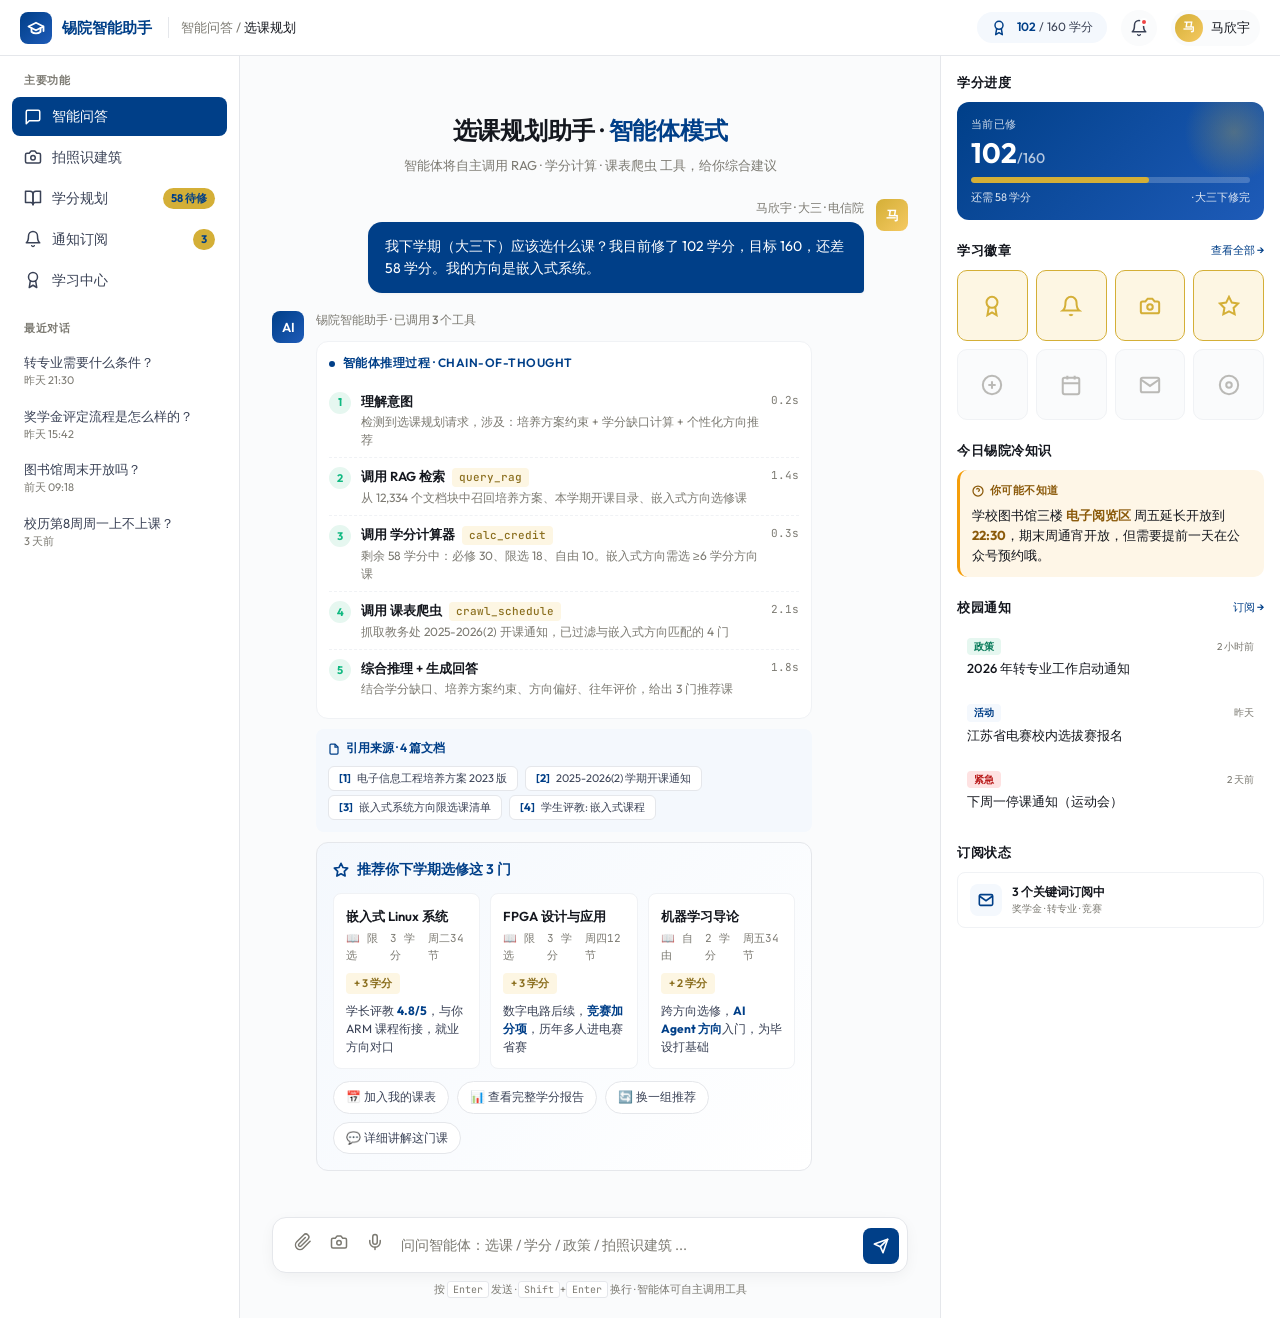
<file: assets/ui_mockup.html>
<!DOCTYPE html>
<html lang="zh-CN">
<head>
<meta charset="UTF-8">
<meta name="viewport" content="width=device-width, initial-scale=1.0">
<title>无锡学院智能助手 · 高保真原型</title>
<link href="https://fonts.googleapis.com/css2?family=Outfit:wght@400;500;600;700&family=JetBrains+Mono:wght@400;500&display=swap" rel="stylesheet">
<style>
  :root {
    --primary: #003F88;
    --primary-light: #E8F0FA;
    --primary-soft: #F4F8FD;
    --accent: #D4AF37;
    --accent-light: #FDF6E3;
    --bg: #FAFBFC;
    --card: #FFFFFF;
    --border: #E5E7EB;
    --border-soft: #F0F2F5;
    --text: #14171E;
    --text-2: #3A4256;
    --muted: #7C7A72;
    --success: #10B981;
    --success-light: #E6F7F0;
    --warning: #F59E0B;
    --warning-light: #FEF6E7;
    --danger: #EF4444;
    --shadow-sm: 0 1px 3px rgba(0,0,0,0.04);
    --shadow-md: 0 4px 16px -2px rgba(0,0,0,0.06);
    --shadow-lg: 0 8px 32px -4px rgba(0,63,136,0.08);
  }

  * { margin: 0; padding: 0; box-sizing: border-box; }
  html, body { font-family: 'Outfit', -apple-system, sans-serif; background: var(--bg); color: var(--text); font-size: 14px; line-height: 1.55; }
  body { height: 100vh; overflow: hidden; }

  /* ====== Top Header ====== */
  .topbar {
    height: 56px;
    background: var(--card);
    border-bottom: 1px solid var(--border);
    display: flex;
    align-items: center;
    padding: 0 20px;
    gap: 16px;
  }
  .logo {
    display: flex; align-items: center; gap: 10px; font-weight: 700; font-size: 15px; color: var(--primary);
  }
  .logo-icon {
    width: 32px; height: 32px; border-radius: 8px;
    background: linear-gradient(135deg, var(--primary), #1E5BB8);
    display: flex; align-items: center; justify-content: center; color: white;
  }
  .breadcrumb {
    color: var(--muted); font-size: 13px; padding-left: 12px; border-left: 1px solid var(--border);
  }
  .breadcrumb b { color: var(--text); font-weight: 500; }

  .topbar-actions { margin-left: auto; display: flex; align-items: center; gap: 14px; }

  .credit-ring {
    display: flex; align-items: center; gap: 10px; padding: 6px 14px;
    background: var(--primary-soft); border-radius: 999px; cursor: pointer;
    transition: background .15s;
  }
  .credit-ring:hover { background: var(--primary-light); }
  .credit-ring svg { color: var(--primary); }
  .credit-ring-text { font-size: 12px; color: var(--text-2); }
  .credit-ring-text b { color: var(--primary); font-weight: 600; }

  .bell {
    width: 36px; height: 36px; border-radius: 50%; display: flex; align-items: center; justify-content: center;
    background: var(--bg); cursor: pointer; position: relative; color: var(--text-2);
  }
  .bell:hover { background: var(--border-soft); }
  .bell-dot {
    position: absolute; top: 8px; right: 9px; width: 8px; height: 8px;
    background: var(--danger); border-radius: 50%; border: 2px solid var(--card);
  }

  .user-chip {
    display: flex; align-items: center; gap: 8px; padding: 4px 10px 4px 4px;
    background: var(--bg); border-radius: 999px; cursor: pointer;
  }
  .user-chip:hover { background: var(--border-soft); }
  .user-avatar {
    width: 28px; height: 28px; border-radius: 50%;
    background: linear-gradient(135deg, var(--accent), #F5C961); color: white;
    display: flex; align-items: center; justify-content: center; font-size: 12px; font-weight: 600;
  }
  .user-chip span { font-size: 13px; color: var(--text); }

  /* ====== Layout ====== */
  .layout { display: grid; grid-template-columns: 240px 1fr 340px; height: calc(100vh - 56px); }

  /* ====== Sidebar ====== */
  .sidebar { background: var(--card); border-right: 1px solid var(--border); padding: 16px 12px; }
  .nav-section { margin-bottom: 20px; }
  .nav-label {
    font-size: 11px; font-weight: 600; color: var(--muted);
    letter-spacing: 0.06em; text-transform: uppercase; padding: 0 12px 8px;
  }
  .nav-item {
    display: flex; align-items: center; gap: 10px; padding: 9px 12px; margin-bottom: 2px;
    border-radius: 8px; cursor: pointer; color: var(--text-2); font-size: 13.5px; font-weight: 500;
    transition: all .15s;
  }
  .nav-item:hover { background: var(--bg); color: var(--text); }
  .nav-item.active { background: var(--primary); color: white; }
  .nav-item.active:hover { background: var(--primary); }
  .nav-item svg { flex-shrink: 0; }
  .nav-badge {
    margin-left: auto; padding: 2px 8px; border-radius: 999px;
    background: var(--accent); color: var(--primary); font-size: 11px; font-weight: 700;
  }
  .nav-item.active .nav-badge { background: white; color: var(--primary); }

  .history-section { flex: 1; overflow-y: auto; }
  .history-item {
    padding: 8px 12px; border-radius: 6px; cursor: pointer; font-size: 13px;
    color: var(--text-2); margin-bottom: 2px; line-height: 1.4;
    transition: all .15s;
  }
  .history-item:hover { background: var(--bg); color: var(--text); }
  .history-item .meta { font-size: 11px; color: var(--muted); margin-top: 2px; }

  /* ====== Main Chat Area ====== */
  .main { display: flex; flex-direction: column; background: var(--bg); position: relative; }
  .chat-area { flex: 1; overflow-y: auto; padding: 24px 32px 16px; }
  .chat-container { max-width: 820px; margin: 0 auto; }

  /* Welcome banner */
  .welcome {
    text-align: center; padding: 32px 0 24px;
  }
  .welcome h1 {
    font-size: 24px; font-weight: 600; color: var(--text); margin-bottom: 6px;
    letter-spacing: -0.01em;
  }
  .welcome h1 b { color: var(--primary); font-weight: 700; }
  .welcome p { color: var(--muted); font-size: 13px; }

  /* Chat bubbles */
  .msg { display: flex; gap: 12px; margin-bottom: 18px; animation: fadeUp .4s ease; }
  @keyframes fadeUp { from { opacity: 0; transform: translateY(8px); } to { opacity: 1; transform: none; } }
  .msg-user { flex-direction: row-reverse; }
  .msg-avatar {
    width: 32px; height: 32px; border-radius: 8px; flex-shrink: 0;
    display: flex; align-items: center; justify-content: center;
    font-size: 13px; font-weight: 600;
  }
  .msg-user .msg-avatar { background: linear-gradient(135deg, var(--accent), #F5C961); color: white; }
  .msg-bot .msg-avatar { background: linear-gradient(135deg, var(--primary), #1E5BB8); color: white; }
  .msg-body { max-width: 78%; }
  .msg-name { font-size: 12px; color: var(--muted); margin-bottom: 4px; font-weight: 500; }
  .msg-user .msg-name { text-align: right; }
  .msg-text {
    padding: 12px 16px; border-radius: 14px; font-size: 14px; line-height: 1.6;
    background: var(--card); border: 1px solid var(--border-soft);
    box-shadow: var(--shadow-sm);
  }
  .msg-user .msg-text {
    background: var(--primary); color: white; border-color: transparent;
    border-bottom-right-radius: 4px;
  }
  .msg-bot .msg-text { border-bottom-left-radius: 4px; }

  /* Thinking chain */
  .thinking-chain {
    margin-top: 12px; padding: 12px; background: var(--card);
    border: 1px solid var(--border-soft); border-radius: 12px;
  }
  .thinking-title {
    display: flex; align-items: center; gap: 8px; font-size: 12px;
    color: var(--primary); font-weight: 600; margin-bottom: 10px;
    text-transform: uppercase; letter-spacing: 0.04em;
  }
  .thinking-title .pulse {
    width: 6px; height: 6px; border-radius: 50%; background: var(--primary);
    animation: pulse 1.5s infinite;
  }
  @keyframes pulse { 0%,100% { opacity: 1; } 50% { opacity: .3; } }

  .step {
    display: flex; gap: 10px; padding: 8px 0;
    border-bottom: 1px dashed var(--border-soft);
  }
  .step:last-child { border-bottom: 0; }
  .step-num {
    width: 22px; height: 22px; border-radius: 50%;
    background: var(--primary-soft); color: var(--primary);
    font-size: 11px; font-weight: 700; flex-shrink: 0;
    display: flex; align-items: center; justify-content: center;
    margin-top: 1px;
  }
  .step-num.done { background: var(--success-light); color: var(--success); }
  .step-content { flex: 1; }
  .step-name { font-size: 13px; font-weight: 600; color: var(--text); margin-bottom: 2px; }
  .step-desc { font-size: 12px; color: var(--muted); line-height: 1.5; }
  .step-tool {
    display: inline-flex; align-items: center; gap: 4px;
    padding: 1px 7px; border-radius: 4px;
    background: var(--accent-light); color: #8B6F1F;
    font-family: 'JetBrains Mono', monospace; font-size: 11px; font-weight: 500;
    margin-left: 4px;
  }
  .step-time { font-size: 11px; color: var(--muted); font-family: 'JetBrains Mono', monospace; margin-top: 1px; }

  /* Source citations */
  .sources {
    margin-top: 10px; padding: 10px 12px; background: var(--primary-soft);
    border-radius: 8px; font-size: 12px;
  }
  .sources-title { color: var(--primary); font-weight: 600; margin-bottom: 6px; display: flex; align-items: center; gap: 6px; }
  .source-chip {
    display: inline-block; padding: 3px 10px; margin: 2px 4px 2px 0;
    background: var(--card); border: 1px solid var(--border);
    border-radius: 6px; color: var(--text-2); font-size: 11px;
  }
  .source-chip b { color: var(--primary); margin-right: 4px; }

  /* Final answer card */
  .answer-card {
    margin-top: 10px; padding: 16px; background: linear-gradient(135deg, var(--primary-soft), #fff);
    border: 1px solid var(--border); border-radius: 12px;
  }
  .answer-title {
    display: flex; align-items: center; gap: 8px; font-size: 14px; font-weight: 600;
    color: var(--primary); margin-bottom: 12px;
  }
  .course-grid { display: grid; grid-template-columns: 1fr 1fr 1fr; gap: 10px; }
  .course-card {
    padding: 12px; background: var(--card); border: 1px solid var(--border-soft);
    border-radius: 8px; transition: all .15s;
  }
  .course-card:hover { border-color: var(--primary); transform: translateY(-1px); box-shadow: var(--shadow-md); }
  .course-name { font-size: 13px; font-weight: 600; color: var(--text); margin-bottom: 4px; }
  .course-meta {
    display: flex; gap: 8px; font-size: 11px; color: var(--muted); margin-bottom: 8px;
    font-family: 'JetBrains Mono', monospace;
  }
  .course-meta span { display: flex; align-items: center; gap: 3px; }
  .course-credit {
    display: inline-block; padding: 2px 8px; border-radius: 4px;
    background: var(--accent-light); color: #8B6F1F;
    font-size: 11px; font-weight: 600;
  }
  .course-reason { font-size: 12px; color: var(--text-2); margin-top: 8px; line-height: 1.5; }
  .course-reason b { color: var(--primary); }

  /* Action chips */
  .action-chips { display: flex; gap: 8px; margin-top: 12px; flex-wrap: wrap; }
  .chip {
    padding: 6px 12px; background: var(--card); border: 1px solid var(--border);
    border-radius: 999px; font-size: 12px; color: var(--text-2);
    cursor: pointer; transition: all .15s;
  }
  .chip:hover { background: var(--primary); color: white; border-color: var(--primary); }

  /* ====== Input Bar ====== */
  .input-bar {
    padding: 12px 32px 20px;
    background: linear-gradient(to top, var(--bg) 70%, transparent);
  }
  .input-wrap { max-width: 820px; margin: 0 auto; position: relative; }
  .input-box {
    display: flex; align-items: flex-end; gap: 6px;
    background: var(--card); border: 1px solid var(--border); border-radius: 14px;
    padding: 8px 8px 8px 14px; box-shadow: var(--shadow-md);
    transition: border-color .15s;
  }
  .input-box:focus-within { border-color: var(--primary); }
  .input-actions { display: flex; gap: 4px; padding-bottom: 6px; }
  .icon-btn {
    width: 32px; height: 32px; border-radius: 8px; background: transparent; border: 0;
    display: flex; align-items: center; justify-content: center;
    color: var(--muted); cursor: pointer; transition: all .15s;
  }
  .icon-btn:hover { background: var(--bg); color: var(--text); }
  .input-text {
    flex: 1; border: 0; outline: 0; resize: none; background: transparent;
    font-family: inherit; font-size: 14px; color: var(--text);
    padding: 8px 4px; line-height: 1.5; min-height: 36px;
  }
  .input-text::placeholder { color: var(--muted); }
  .send-btn {
    width: 36px; height: 36px; border-radius: 8px; border: 0;
    background: var(--primary); color: white; cursor: pointer;
    display: flex; align-items: center; justify-content: center;
    transition: all .15s;
  }
  .send-btn:hover { background: #002F6B; transform: scale(1.05); }
  .input-hint {
    text-align: center; font-size: 11px; color: var(--muted); margin-top: 8px;
  }
  .input-hint kbd {
    padding: 1px 5px; background: var(--card); border: 1px solid var(--border);
    border-radius: 3px; font-family: 'JetBrains Mono', monospace; font-size: 10px;
  }

  /* ====== Right Panel ====== */
  .right-panel { background: var(--card); border-left: 1px solid var(--border); padding: 16px; overflow-y: auto; }
  .rp-section { margin-bottom: 20px; }
  .rp-title {
    display: flex; align-items: center; justify-content: space-between;
    font-size: 13px; font-weight: 600; color: var(--text); margin-bottom: 10px;
    text-transform: uppercase; letter-spacing: 0.04em;
  }
  .rp-title-link { font-size: 11px; color: var(--primary); cursor: pointer; font-weight: 500; text-transform: none; letter-spacing: 0; }

  /* Credit progress */
  .credit-card {
    padding: 14px; background: linear-gradient(135deg, var(--primary), #1E5BB8);
    border-radius: 12px; color: white; position: relative; overflow: hidden;
  }
  .credit-card::before {
    content: ''; position: absolute; top: -20px; right: -20px; width: 100px; height: 100px;
    background: radial-gradient(circle, rgba(212,175,55,.3), transparent 70%);
  }
  .credit-card-title { font-size: 11px; opacity: .8; text-transform: uppercase; letter-spacing: 0.04em; margin-bottom: 6px; }
  .credit-card-value { font-size: 28px; font-weight: 700; line-height: 1; margin-bottom: 4px; }
  .credit-card-value small { font-size: 14px; opacity: .7; font-weight: 500; }
  .credit-progress-bar {
    margin-top: 10px; height: 6px; background: rgba(255,255,255,.2); border-radius: 999px; overflow: hidden;
  }
  .credit-progress-fill { height: 100%; background: var(--accent); border-radius: 999px; }
  .credit-card-foot { font-size: 11px; opacity: .85; margin-top: 6px; display: flex; justify-content: space-between; }

  /* Achievement */
  .achievement-grid { display: grid; grid-template-columns: repeat(4, 1fr); gap: 8px; }
  .ach {
    aspect-ratio: 1; border-radius: 10px;
    background: var(--bg); display: flex; align-items: center; justify-content: center;
    border: 1px solid var(--border-soft); position: relative; cursor: pointer;
    transition: all .15s;
  }
  .ach:hover { transform: translateY(-1px); box-shadow: var(--shadow-md); }
  .ach.unlocked { background: var(--accent-light); border-color: var(--accent); }
  .ach svg { width: 22px; height: 22px; }
  .ach.unlocked svg { color: var(--accent); }
  .ach.locked svg { color: var(--muted); opacity: .5; }

  /* Daily tip */
  .tip-card {
    padding: 12px; background: var(--warning-light); border-radius: 10px;
    border-left: 3px solid var(--warning);
  }
  .tip-label {
    display: flex; align-items: center; gap: 6px; font-size: 11px; font-weight: 600;
    color: #8B5A0B; text-transform: uppercase; letter-spacing: 0.04em; margin-bottom: 6px;
  }
  .tip-text { font-size: 13px; color: var(--text); line-height: 1.55; }
  .tip-text b { color: #8B5A0B; }

  /* Notification */
  .notif { padding: 10px; border-radius: 8px; cursor: pointer; margin-bottom: 6px; transition: background .15s; }
  .notif:hover { background: var(--bg); }
  .notif-head { display: flex; align-items: center; justify-content: space-between; margin-bottom: 3px; }
  .notif-tag {
    display: inline-block; padding: 1px 7px; border-radius: 4px;
    font-size: 10px; font-weight: 600; text-transform: uppercase;
  }
  .notif-tag.policy { background: var(--success-light); color: #047857; }
  .notif-tag.event { background: var(--primary-soft); color: var(--primary); }
  .notif-tag.urgent { background: #FEE2E2; color: #B91C1C; }
  .notif-time { font-size: 10px; color: var(--muted); }
  .notif-title { font-size: 13px; font-weight: 500; color: var(--text); }

  /* Subscription status */
  .sub-card {
    padding: 10px 12px; background: var(--card); border: 1px solid var(--border-soft);
    border-radius: 8px; display: flex; align-items: center; gap: 10px;
  }
  .sub-icon { width: 32px; height: 32px; border-radius: 8px; background: var(--primary-soft); display: flex; align-items: center; justify-content: center; color: var(--primary); }
  .sub-info { flex: 1; }
  .sub-name { font-size: 12px; font-weight: 600; color: var(--text); }
  .sub-meta { font-size: 10px; color: var(--muted); }

  /* Scrollbar */
  ::-webkit-scrollbar { width: 6px; height: 6px; }
  ::-webkit-scrollbar-track { background: transparent; }
  ::-webkit-scrollbar-thumb { background: var(--border); border-radius: 3px; }
  ::-webkit-scrollbar-thumb:hover { background: var(--muted); }
</style>
</head>
<body>

<!-- ============ TOP BAR ============ -->
<div class="topbar">
  <div class="logo">
    <div class="logo-icon">
      <svg width="18" height="18" viewBox="0 0 24 24" fill="none" stroke="currentColor" stroke-width="2.4" stroke-linecap="round" stroke-linejoin="round">
        <path d="M22 10v6M2 10l10-5 10 5-10 5z"/>
        <path d="M6 12v5c3 3 9 3 12 0v-5"/>
      </svg>
    </div>
    <span>锡院智能助手</span>
  </div>
  <div class="breadcrumb">
    <span>智能问答 / </span><b>选课规划</b>
  </div>
  <div class="topbar-actions">
    <div class="credit-ring" title="已修学分 102 / 160">
      <svg width="16" height="16" viewBox="0 0 24 24" fill="none" stroke="currentColor" stroke-width="2.2" stroke-linecap="round" stroke-linejoin="round">
        <circle cx="12" cy="8" r="6"/>
        <path d="M15.477 12.89 17 22l-5-3-5 3 1.523-9.11"/>
      </svg>
      <div class="credit-ring-text"><b>102</b> / 160 学分</div>
    </div>
    <div class="bell">
      <svg width="18" height="18" viewBox="0 0 24 24" fill="none" stroke="currentColor" stroke-width="2" stroke-linecap="round" stroke-linejoin="round">
        <path d="M6 8a6 6 0 0 1 12 0c0 7 3 9 3 9H3s3-2 3-9"/>
        <path d="M10.3 21a1.94 1.94 0 0 0 3.4 0"/>
      </svg>
      <div class="bell-dot"></div>
    </div>
    <div class="user-chip">
      <div class="user-avatar">马</div>
      <span>马欣宇</span>
    </div>
  </div>
</div>

<!-- ============ LAYOUT ============ -->
<div class="layout">

  <!-- ===== Sidebar ===== -->
  <aside class="sidebar">
    <div class="nav-section">
      <div class="nav-label">主要功能</div>
      <div class="nav-item active">
        <svg width="18" height="18" viewBox="0 0 24 24" fill="none" stroke="currentColor" stroke-width="2" stroke-linecap="round" stroke-linejoin="round"><path d="M21 15a2 2 0 0 1-2 2H7l-4 4V5a2 2 0 0 1 2-2h14a2 2 0 0 1 2 2z"/></svg>
        <span>智能问答</span>
      </div>
      <div class="nav-item">
        <svg width="18" height="18" viewBox="0 0 24 24" fill="none" stroke="currentColor" stroke-width="2" stroke-linecap="round" stroke-linejoin="round"><path d="M14.5 4h-5L7 7H4a2 2 0 0 0-2 2v9a2 2 0 0 0 2 2h16a2 2 0 0 0 2-2V9a2 2 0 0 0-2-2h-3l-2.5-3z"/><circle cx="12" cy="13" r="3"/></svg>
        <span>拍照识建筑</span>
      </div>
      <div class="nav-item">
        <svg width="18" height="18" viewBox="0 0 24 24" fill="none" stroke="currentColor" stroke-width="2" stroke-linecap="round" stroke-linejoin="round"><path d="M2 3h6a4 4 0 0 1 4 4v14a3 3 0 0 0-3-3H2z"/><path d="M22 3h-6a4 4 0 0 0-4 4v14a3 3 0 0 1 3-3h7z"/></svg>
        <span>学分规划</span>
        <span class="nav-badge">58 待修</span>
      </div>
      <div class="nav-item">
        <svg width="18" height="18" viewBox="0 0 24 24" fill="none" stroke="currentColor" stroke-width="2" stroke-linecap="round" stroke-linejoin="round"><path d="M6 8a6 6 0 0 1 12 0c0 7 3 9 3 9H3s3-2 3-9"/><path d="M10.3 21a1.94 1.94 0 0 0 3.4 0"/></svg>
        <span>通知订阅</span>
        <span class="nav-badge">3</span>
      </div>
      <div class="nav-item">
        <svg width="18" height="18" viewBox="0 0 24 24" fill="none" stroke="currentColor" stroke-width="2" stroke-linecap="round" stroke-linejoin="round"><circle cx="12" cy="8" r="6"/><path d="M15.477 12.89 17 22l-5-3-5 3 1.523-9.11"/></svg>
        <span>学习中心</span>
      </div>
    </div>
    <div class="nav-section">
      <div class="nav-label">最近对话</div>
      <div class="history-item">
        转专业需要什么条件？
        <div class="meta">昨天 21:30</div>
      </div>
      <div class="history-item">
        奖学金评定流程是怎么样的？
        <div class="meta">昨天 15:42</div>
      </div>
      <div class="history-item">
        图书馆周末开放吗？
        <div class="meta">前天 09:18</div>
      </div>
      <div class="history-item">
        校历第8周周一上不上课？
        <div class="meta">3 天前</div>
      </div>
    </div>
  </aside>

  <!-- ===== Main ===== -->
  <main class="main">
    <div class="chat-area">
      <div class="chat-container">

        <div class="welcome">
          <h1>选课规划助手 · <b>智能体模式</b></h1>
          <p>智能体将自主调用 RAG · 学分计算 · 课表爬虫 工具，给你综合建议</p>
        </div>

        <!-- User message -->
        <div class="msg msg-user">
          <div class="msg-avatar">马</div>
          <div class="msg-body">
            <div class="msg-name">马欣宇 · 大三 · 电信院</div>
            <div class="msg-text">我下学期（大三下）应该选什么课？我目前修了 102 学分，目标 160，还差 58 学分。我的方向是嵌入式系统。</div>
          </div>
        </div>

        <!-- Bot thinking + answer -->
        <div class="msg msg-bot">
          <div class="msg-avatar">AI</div>
          <div class="msg-body">
            <div class="msg-name">锡院智能助手 · 已调用 3 个工具</div>

            <!-- Thinking chain -->
            <div class="thinking-chain">
              <div class="thinking-title">
                <span class="pulse"></span>
                智能体推理过程 · Chain-of-Thought
              </div>

              <div class="step">
                <div class="step-num done">1</div>
                <div class="step-content">
                  <div class="step-name">理解意图</div>
                  <div class="step-desc">检测到选课规划请求，涉及：培养方案约束 + 学分缺口计算 + 个性化方向推荐</div>
                </div>
                <div class="step-time">0.2s</div>
              </div>

              <div class="step">
                <div class="step-num done">2</div>
                <div class="step-content">
                  <div class="step-name">调用 RAG 检索 <span class="step-tool">query_rag</span></div>
                  <div class="step-desc">从 12,334 个文档块中召回培养方案、本学期开课目录、嵌入式方向选修课</div>
                </div>
                <div class="step-time">1.4s</div>
              </div>

              <div class="step">
                <div class="step-num done">3</div>
                <div class="step-content">
                  <div class="step-name">调用 学分计算器 <span class="step-tool">calc_credit</span></div>
                  <div class="step-desc">剩余 58 学分中：必修 30、限选 18、自由 10。嵌入式方向需选 ≥6 学分方向课</div>
                </div>
                <div class="step-time">0.3s</div>
              </div>

              <div class="step">
                <div class="step-num done">4</div>
                <div class="step-content">
                  <div class="step-name">调用 课表爬虫 <span class="step-tool">crawl_schedule</span></div>
                  <div class="step-desc">抓取教务处 2025-2026(2) 开课通知，已过滤与嵌入式方向匹配的 4 门</div>
                </div>
                <div class="step-time">2.1s</div>
              </div>

              <div class="step">
                <div class="step-num done">5</div>
                <div class="step-content">
                  <div class="step-name">综合推理 + 生成回答</div>
                  <div class="step-desc">结合学分缺口、培养方案约束、方向偏好、往年评价，给出 3 门推荐课</div>
                </div>
                <div class="step-time">1.8s</div>
              </div>
            </div>

            <!-- Source citations -->
            <div class="sources">
              <div class="sources-title">
                <svg width="12" height="12" viewBox="0 0 24 24" fill="none" stroke="currentColor" stroke-width="2.5"><path d="M14 2H6a2 2 0 0 0-2 2v16a2 2 0 0 0 2 2h12a2 2 0 0 0 2-2V8z"/><path d="M14 2v6h6"/></svg>
                引用来源 · 4 篇文档
              </div>
              <div class="source-chip"><b>[1]</b> 电子信息工程培养方案 2023 版</div>
              <div class="source-chip"><b>[2]</b> 2025-2026(2) 学期开课通知</div>
              <div class="source-chip"><b>[3]</b> 嵌入式系统方向限选课清单</div>
              <div class="source-chip"><b>[4]</b> 学生评教: 嵌入式课程</div>
            </div>

            <!-- Final answer -->
            <div class="answer-card">
              <div class="answer-title">
                <svg width="16" height="16" viewBox="0 0 24 24" fill="none" stroke="currentColor" stroke-width="2.5" stroke-linecap="round" stroke-linejoin="round"><polygon points="12 2 15.09 8.26 22 9.27 17 14.14 18.18 21.02 12 17.77 5.82 21.02 7 14.14 2 9.27 8.91 8.26 12 2"/></svg>
                推荐你下学期选修这 3 门
              </div>
              <div class="course-grid">
                <div class="course-card">
                  <div class="course-name">嵌入式 Linux 系统</div>
                  <div class="course-meta">
                    <span>📖 限选</span><span>3 学分</span><span>周二34节</span>
                  </div>
                  <span class="course-credit">+ 3 学分</span>
                  <div class="course-reason">学长评教 <b>4.8/5</b>，与你 ARM 课程衔接，就业方向对口</div>
                </div>
                <div class="course-card">
                  <div class="course-name">FPGA 设计与应用</div>
                  <div class="course-meta">
                    <span>📖 限选</span><span>3 学分</span><span>周四12节</span>
                  </div>
                  <span class="course-credit">+ 3 学分</span>
                  <div class="course-reason">数字电路后续，<b>竞赛加分项</b>，历年多人进电赛省赛</div>
                </div>
                <div class="course-card">
                  <div class="course-name">机器学习导论</div>
                  <div class="course-meta">
                    <span>📖 自由</span><span>2 学分</span><span>周五34节</span>
                  </div>
                  <span class="course-credit">+ 2 学分</span>
                  <div class="course-reason">跨方向选修，<b>AI Agent 方向</b>入门，为毕设打基础</div>
                </div>
              </div>

              <div class="action-chips">
                <div class="chip">📅 加入我的课表</div>
                <div class="chip">📊 查看完整学分报告</div>
                <div class="chip">🔄 换一组推荐</div>
                <div class="chip">💬 详细讲解这门课</div>
              </div>
            </div>
          </div>
        </div>

      </div>
    </div>

    <!-- Input bar -->
    <div class="input-bar">
      <div class="input-wrap">
        <div class="input-box">
          <div class="input-actions">
            <button class="icon-btn" title="上传文档">
              <svg width="18" height="18" viewBox="0 0 24 24" fill="none" stroke="currentColor" stroke-width="2" stroke-linecap="round" stroke-linejoin="round"><path d="m21.44 11.05-9.19 9.19a6 6 0 0 1-8.49-8.49l9.19-9.19a4 4 0 0 1 5.66 5.66l-9.2 9.19a2 2 0 0 1-2.83-2.83l8.49-8.48"/></svg>
            </button>
            <button class="icon-btn" title="拍照">
              <svg width="18" height="18" viewBox="0 0 24 24" fill="none" stroke="currentColor" stroke-width="2" stroke-linecap="round" stroke-linejoin="round"><path d="M14.5 4h-5L7 7H4a2 2 0 0 0-2 2v9a2 2 0 0 0 2 2h16a2 2 0 0 0 2-2V9a2 2 0 0 0-2-2h-3l-2.5-3z"/><circle cx="12" cy="13" r="3"/></svg>
            </button>
            <button class="icon-btn" title="语音">
              <svg width="18" height="18" viewBox="0 0 24 24" fill="none" stroke="currentColor" stroke-width="2" stroke-linecap="round" stroke-linejoin="round"><path d="M12 2a3 3 0 0 0-3 3v7a3 3 0 0 0 6 0V5a3 3 0 0 0-3-3z"/><path d="M19 10v2a7 7 0 0 1-14 0v-2"/><line x1="12" y1="19" x2="12" y2="22"/></svg>
            </button>
          </div>
          <textarea class="input-text" placeholder="问问智能体：选课 / 学分 / 政策 / 拍照识建筑 ..." rows="1"></textarea>
          <button class="send-btn" title="发送">
            <svg width="16" height="16" viewBox="0 0 24 24" fill="none" stroke="currentColor" stroke-width="2.4" stroke-linecap="round" stroke-linejoin="round"><line x1="22" y1="2" x2="11" y2="13"/><polygon points="22 2 15 22 11 13 2 9 22 2"/></svg>
          </button>
        </div>
        <div class="input-hint">
          按 <kbd>Enter</kbd> 发送 · <kbd>Shift</kbd>+<kbd>Enter</kbd> 换行 · 智能体可自主调用工具
        </div>
      </div>
    </div>
  </main>

  <!-- ===== Right Panel ===== -->
  <aside class="right-panel">
    <!-- Credit -->
    <div class="rp-section">
      <div class="rp-title">学分进度</div>
      <div class="credit-card">
        <div class="credit-card-title">当前已修</div>
        <div class="credit-card-value">102<small>/160</small></div>
        <div class="credit-progress-bar"><div class="credit-progress-fill" style="width: 63.75%"></div></div>
        <div class="credit-card-foot">
          <span>还需 58 学分</span>
          <span>· 大三下修完</span>
        </div>
      </div>
    </div>

    <!-- Achievements -->
    <div class="rp-section">
      <div class="rp-title">
        <span>学习徽章</span>
        <span class="rp-title-link">查看全部 →</span>
      </div>
      <div class="achievement-grid">
        <div class="ach unlocked" title="解锁: 问答 50 题">
          <svg viewBox="0 0 24 24" fill="none" stroke="currentColor" stroke-width="2.2"><circle cx="12" cy="8" r="6"/><path d="M15.477 12.89 17 22l-5-3-5 3 1.523-9.11"/></svg>
        </div>
        <div class="ach unlocked" title="解锁: 学习7日打卡">
          <svg viewBox="0 0 24 24" fill="none" stroke="currentColor" stroke-width="2.2"><path d="M6 8a6 6 0 0 1 12 0c0 7 3 9 3 9H3s3-2 3-9"/><path d="M10.3 21a1.94 1.94 0 0 0 3.4 0"/></svg>
        </div>
        <div class="ach unlocked" title="解锁: 拍照识图">
          <svg viewBox="0 0 24 24" fill="none" stroke="currentColor" stroke-width="2.2"><path d="M14.5 4h-5L7 7H4a2 2 0 0 0-2 2v9a2 2 0 0 0 2 2h16a2 2 0 0 0 2-2V9a2 2 0 0 0-2-2h-3l-2.5-3z"/><circle cx="12" cy="13" r="3"/></svg>
        </div>
        <div class="ach unlocked" title="解锁: 学霸认证">
          <svg viewBox="0 0 24 24" fill="none" stroke="currentColor" stroke-width="2.2"><polygon points="12 2 15.09 8.26 22 9.27 17 14.14 18.18 21.02 12 17.77 5.82 21.02 7 14.14 2 9.27 8.91 8.26 12 2"/></svg>
        </div>
        <div class="ach locked" title="未解锁: 政策达人">
          <svg viewBox="0 0 24 24" fill="none" stroke="currentColor" stroke-width="2.2"><circle cx="12" cy="12" r="10"/><path d="M12 8v8M8 12h8"/></svg>
        </div>
        <div class="ach locked" title="未解锁: 课表高手">
          <svg viewBox="0 0 24 24" fill="none" stroke="currentColor" stroke-width="2.2"><rect x="3" y="4" width="18" height="18" rx="2"/><path d="M16 2v4M8 2v4M3 10h18"/></svg>
        </div>
        <div class="ach locked" title="未解锁: 订阅先锋">
          <svg viewBox="0 0 24 24" fill="none" stroke="currentColor" stroke-width="2.2"><path d="M4 4h16c1.1 0 2 .9 2 2v12c0 1.1-.9 2-2 2H4c-1.1 0-2-.9-2-2V6c0-1.1.9-2 2-2z"/><path d="m22 6-10 7L2 6"/></svg>
        </div>
        <div class="ach locked" title="未解锁: 全部完成">
          <svg viewBox="0 0 24 24" fill="none" stroke="currentColor" stroke-width="2.2"><circle cx="12" cy="12" r="10"/><circle cx="12" cy="12" r="3"/></svg>
        </div>
      </div>
    </div>

    <!-- Daily tip -->
    <div class="rp-section">
      <div class="rp-title">今日锡院冷知识</div>
      <div class="tip-card">
        <div class="tip-label">
          <svg width="12" height="12" viewBox="0 0 24 24" fill="none" stroke="currentColor" stroke-width="2.5"><circle cx="12" cy="12" r="10"/><path d="M9.09 9a3 3 0 0 1 5.83 1c0 2-3 3-3 3"/><line x1="12" y1="17" x2="12.01" y2="17"/></svg>
          你可能不知道
        </div>
        <div class="tip-text">
          学校图书馆三楼 <b>电子阅览区</b> 周五延长开放到 <b>22:30</b>，期末周通宵开放，但需要提前一天在公众号预约哦。
        </div>
      </div>
    </div>

    <!-- Notifications -->
    <div class="rp-section">
      <div class="rp-title">
        <span>校园通知</span>
        <span class="rp-title-link">订阅 →</span>
      </div>
      <div class="notif">
        <div class="notif-head">
          <span class="notif-tag policy">政策</span>
          <span class="notif-time">2 小时前</span>
        </div>
        <div class="notif-title">2026 年转专业工作启动通知</div>
      </div>
      <div class="notif">
        <div class="notif-head">
          <span class="notif-tag event">活动</span>
          <span class="notif-time">昨天</span>
        </div>
        <div class="notif-title">江苏省电赛校内选拔赛报名</div>
      </div>
      <div class="notif">
        <div class="notif-head">
          <span class="notif-tag urgent">紧急</span>
          <span class="notif-time">2 天前</span>
        </div>
        <div class="notif-title">下周一停课通知（运动会）</div>
      </div>
    </div>

    <!-- Subscription -->
    <div class="rp-section">
      <div class="rp-title">订阅状态</div>
      <div class="sub-card">
        <div class="sub-icon">
          <svg width="16" height="16" viewBox="0 0 24 24" fill="none" stroke="currentColor" stroke-width="2.4"><path d="M4 4h16c1.1 0 2 .9 2 2v12c0 1.1-.9 2-2 2H4c-1.1 0-2-.9-2-2V6c0-1.1.9-2 2-2z"/><path d="m22 6-10 7L2 6"/></svg>
        </div>
        <div class="sub-info">
          <div class="sub-name">3 个关键词订阅中</div>
          <div class="sub-meta">奖学金 · 转专业 · 竞赛</div>
        </div>
      </div>
    </div>

  </aside>
</div>

</body>
</html>
</file>
